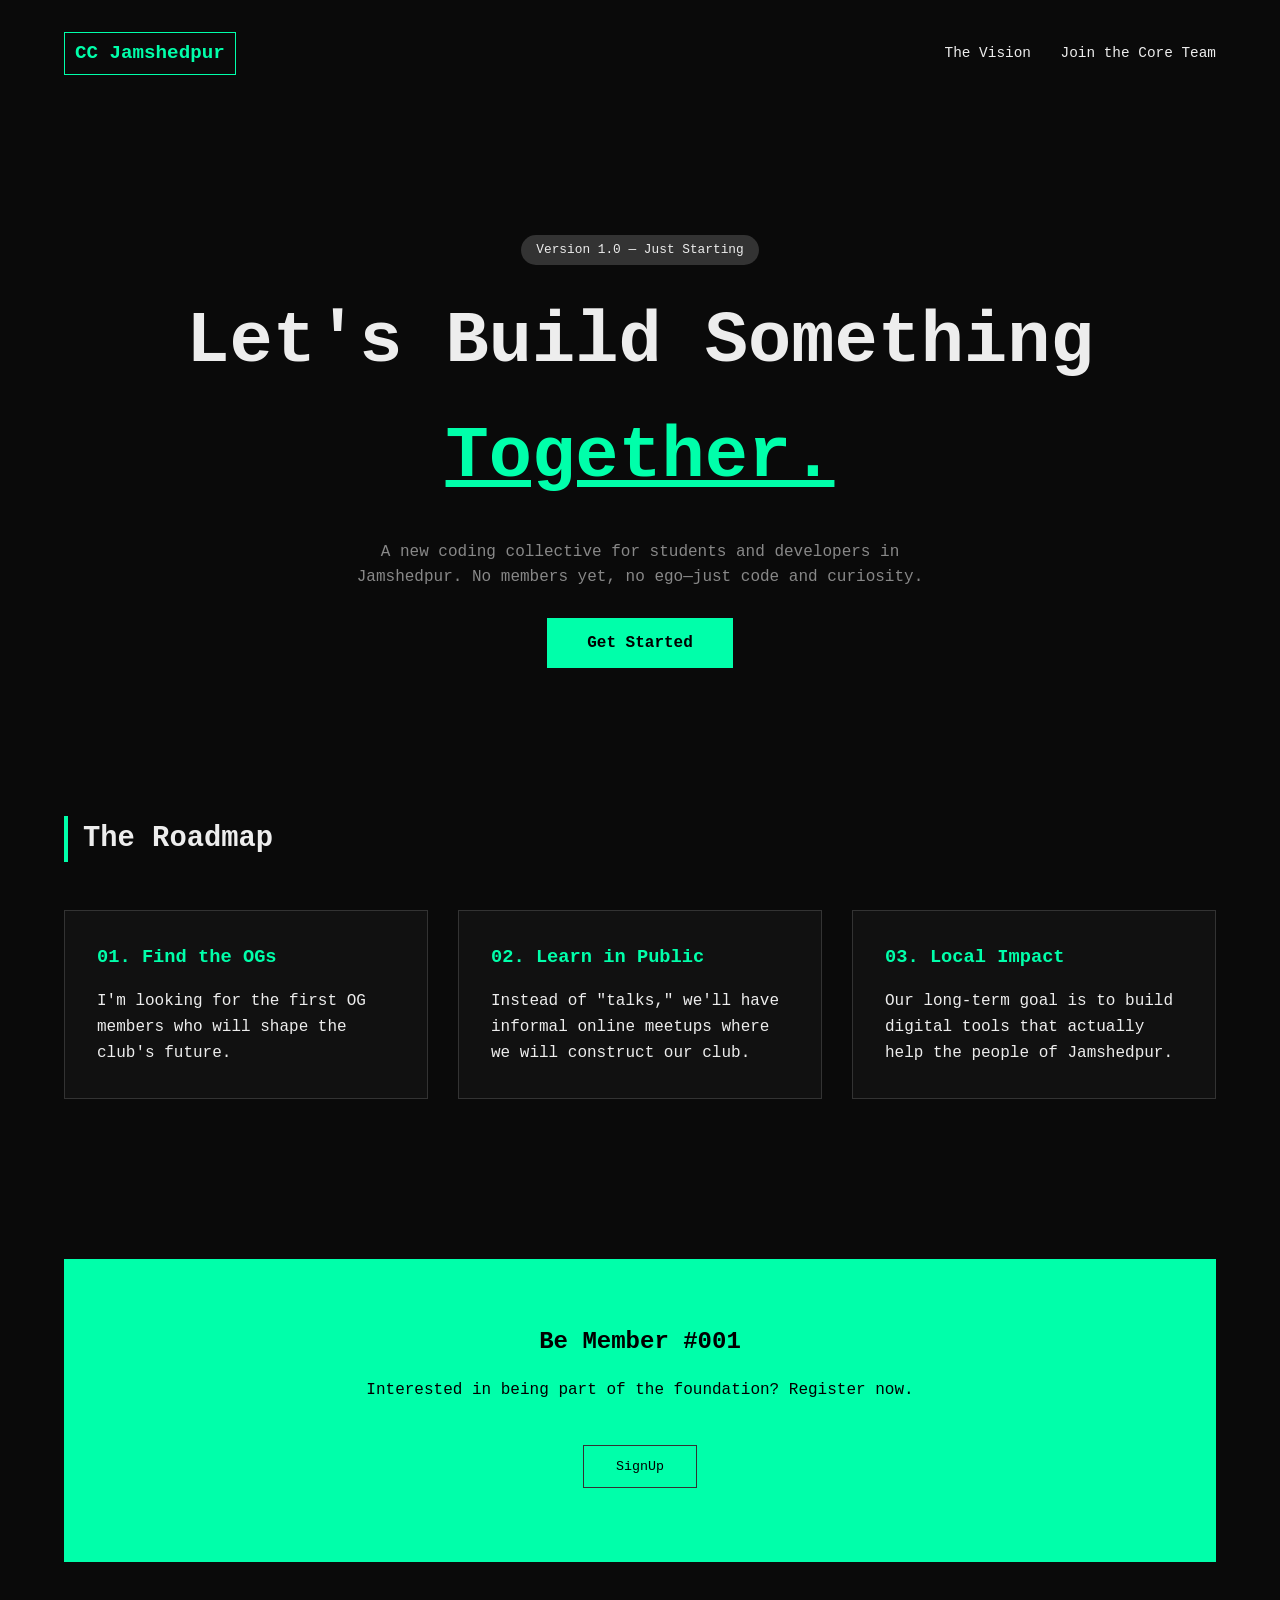
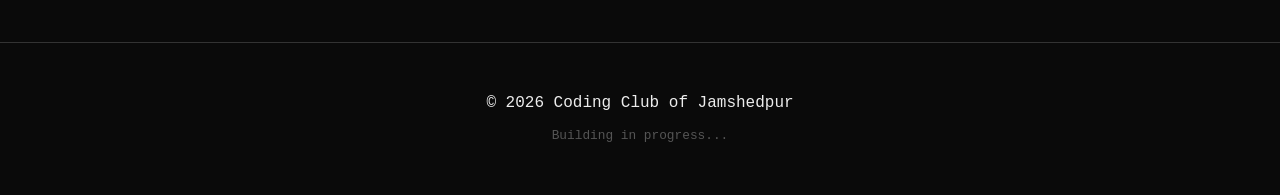
<file: index.html>
<!DOCTYPE HTML>

<html>
    <head>
        <title>Moody | Hmmm...</title>
        <link rel="stylesheet" href="css/style.css">
    </head>

    <body>
        <h1>Loading...</h1>

        <script type="module" src="js/logincheck.js"></script>
    </body>

</html>
</file>
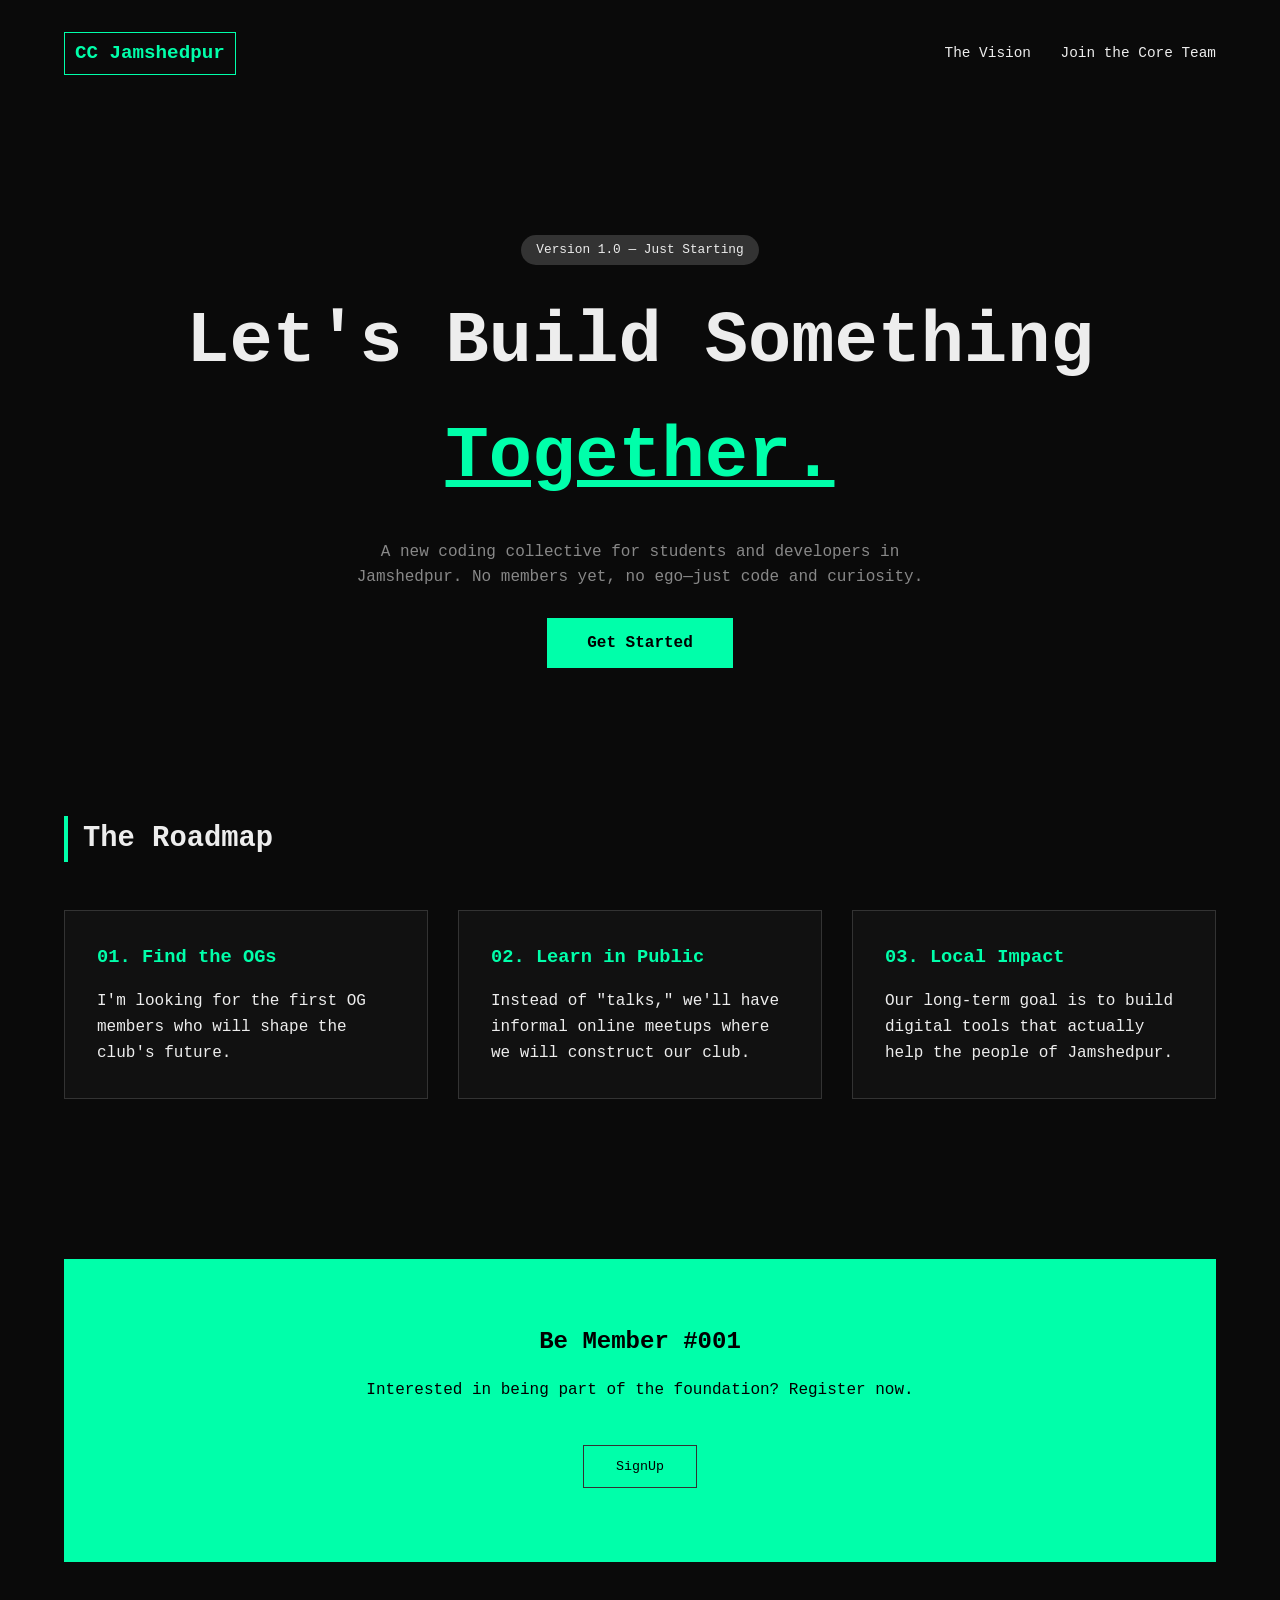
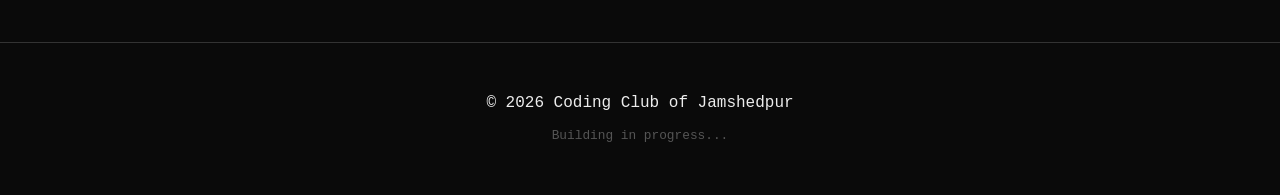
<file: landing.html>
<!DOCTYPE html>
<html lang="en">
<head>
    <meta charset="UTF-8">
    <meta name="viewport" content="width=device-width, initial-scale=1.0">
    <title>Coding Club of Jamshedpur | Join the Foundation</title>
    <link rel="stylesheet" href="css/landing.css">
    <link rel="icon" type="image/png" href="images/JCC.png">
</head>
<body>

    <nav>
        <div class="logo">CC Jamshedpur</div>
        <div class="nav-links">
            <a href="#vision">The Vision</a>
            <a href="#join" class="btn-sm">Join the Core Team</a>
        </div>
    </nav>

    <header class="hero">
        <div class="badge">Version 1.0 — Just Starting</div>
        <h1>Let's Build Something <br><span class="highlight">Together.</span></h1>
        <p>A new coding collective for students and developers in Jamshedpur. No members yet, no ego—just code and curiosity.</p>
        <div class="hero-btns">
            <a href="#join" class="btn">Get Started</a>
        </div>
    </header>

    <section id="vision">
        <h2 class="section-title">The Roadmap</h2>
        <div class="grid">
            <div class="card">
                <h3>01. Find the OGs</h3>
                <p>I'm looking for the first OG members who will shape the club's future.</p>
            </div>
            <div class="card">
                <h3>02. Learn in Public</h3>
                <p>Instead of "talks," we'll have informal online meetups where we will construct our club.</p>
            </div>
            <div class="card">
                <h3>03. Local Impact</h3>
                <p>Our long-term goal is to build digital tools that actually help the people of Jamshedpur.</p>
            </div>
        </div>
    </section>

    <section id="join" class="cta-section">
        <div class="cta-card">
            <h2>Be Member #001</h2>
            <p>Interested in being part of the foundation? Register now.</p>
            <div class="join-btn">
                <button class="btn-jn" onclick="window.location.href='signUp.html'">SignUp</button>
            </div>
        </div>
    </section>

    <footer>
        <p>© 2026 Coding Club of Jamshedpur</p>
        <p class="status-text">Building in progress...</p>
    </footer>

</body>
</html>
</file>
<file: css/style.css>
*{
    margin: 0;
    padding: 0;
}

body{
    background-color: bisque;
}
</file>
<file: css/landing.css>
:root {
    --primary: #00ffaa; /* Fresh mint green for a 'new' feel */
    --bg-dark: #0a0a0a;
    --text-light: #ededed;
    --card-bg: #111111;
    --accent: #333333;
}

* {
    margin: 0;
    padding: 0;
    box-sizing: border-box;
    font-family: 'Courier New', Courier, monospace; /* Monospace for that 'raw' coding feel */
}

body {
    background-color: var(--bg-dark);
    color: var(--text-light);
    line-height: 1.6;
}

/* Nav */
nav {
    display: flex;
    justify-content: space-between;
    align-items: center;
    padding: 2rem 5%;
}

.logo {
    font-weight: bold;
    font-size: 1.2rem;
    color: var(--primary);
    border: 1px solid var(--primary);
    padding: 5px 10px;
}

.nav-links a {
    color: var(--text-light);
    text-decoration: none;
    margin-left: 20px;
    font-size: 0.9rem;
}

/* Hero */
.hero {
    padding: 8rem 5% 5rem 5%;
    text-align: center;
}

.badge {
    background: var(--accent);
    display: inline-block;
    padding: 5px 15px;
    border-radius: 20px;
    font-size: 0.8rem;
    margin-bottom: 20px;
}

.hero h1 {
    font-size: clamp(2.5rem, 8vw, 4.5rem);
    margin-bottom: 1.5rem;
}

.highlight {
    color: var(--primary);
    text-decoration: underline;
}

.hero p {
    max-width: 600px;
    margin: 0 auto 2.5rem auto;
    color: #888;
}

/* Buttons */
.btn {
    background: var(--primary);
    color: black;
    padding: 1rem 2.5rem;
    text-decoration: none;
    font-weight: bold;
}

.btn-jn {
    border: 1px solid var(--accent);
    color: black;
    background-color: var(--primary);
    padding: 0.8rem 2rem;
    text-decoration: none;
    margin: 10px;
    display: inline-block;
    cursor: pointer;

    transition-duration: 0.5s;
    transition-timing-function: ease-out;
}

.btn-jn:hover {
    transform: scale(0.8);
    filter: drop-shadow(2px 2px 30px black);
}

.btn-alt {
    border: 1px solid var(--primary);
    color: var(--primary);
    padding: 0.8rem 2rem;
    text-decoration: none;
    margin: 10px;
    display: inline-block;
}

/* Vision Cards */
section {
    padding: 5rem 5%;
}

.section-title {
    margin-bottom: 3rem;
    font-size: 1.8rem;
    border-left: 4px solid var(--primary);
    padding-left: 15px;
}

.grid {
    display: grid;
    grid-template-columns: repeat(auto-fit, minmax(280px, 1fr));
    gap: 30px;
}

.card {
    background: var(--card-bg);
    padding: 2rem;
    border: 1px solid var(--accent);
}

.card h3 {
    margin-bottom: 1rem;
    color: var(--primary);
}

/* CTA Section */
.cta-section {
    text-align: center;
}

.cta-card {
    background: var(--primary);
    color: black;
    padding: 4rem 2rem;
}

.cta-card p {
    margin: 1rem 0 2rem 0;
}

/* Footer */
footer {
    padding: 3rem;
    text-align: center;
    border-top: 1px solid var(--accent);
}

.status-text {
    font-size: 0.8rem;
    color: #555;
    margin-top: 10px;
}

@media (max-width: 600px) {
    nav { flex-direction: column; gap: 20px; }
}
</file>
